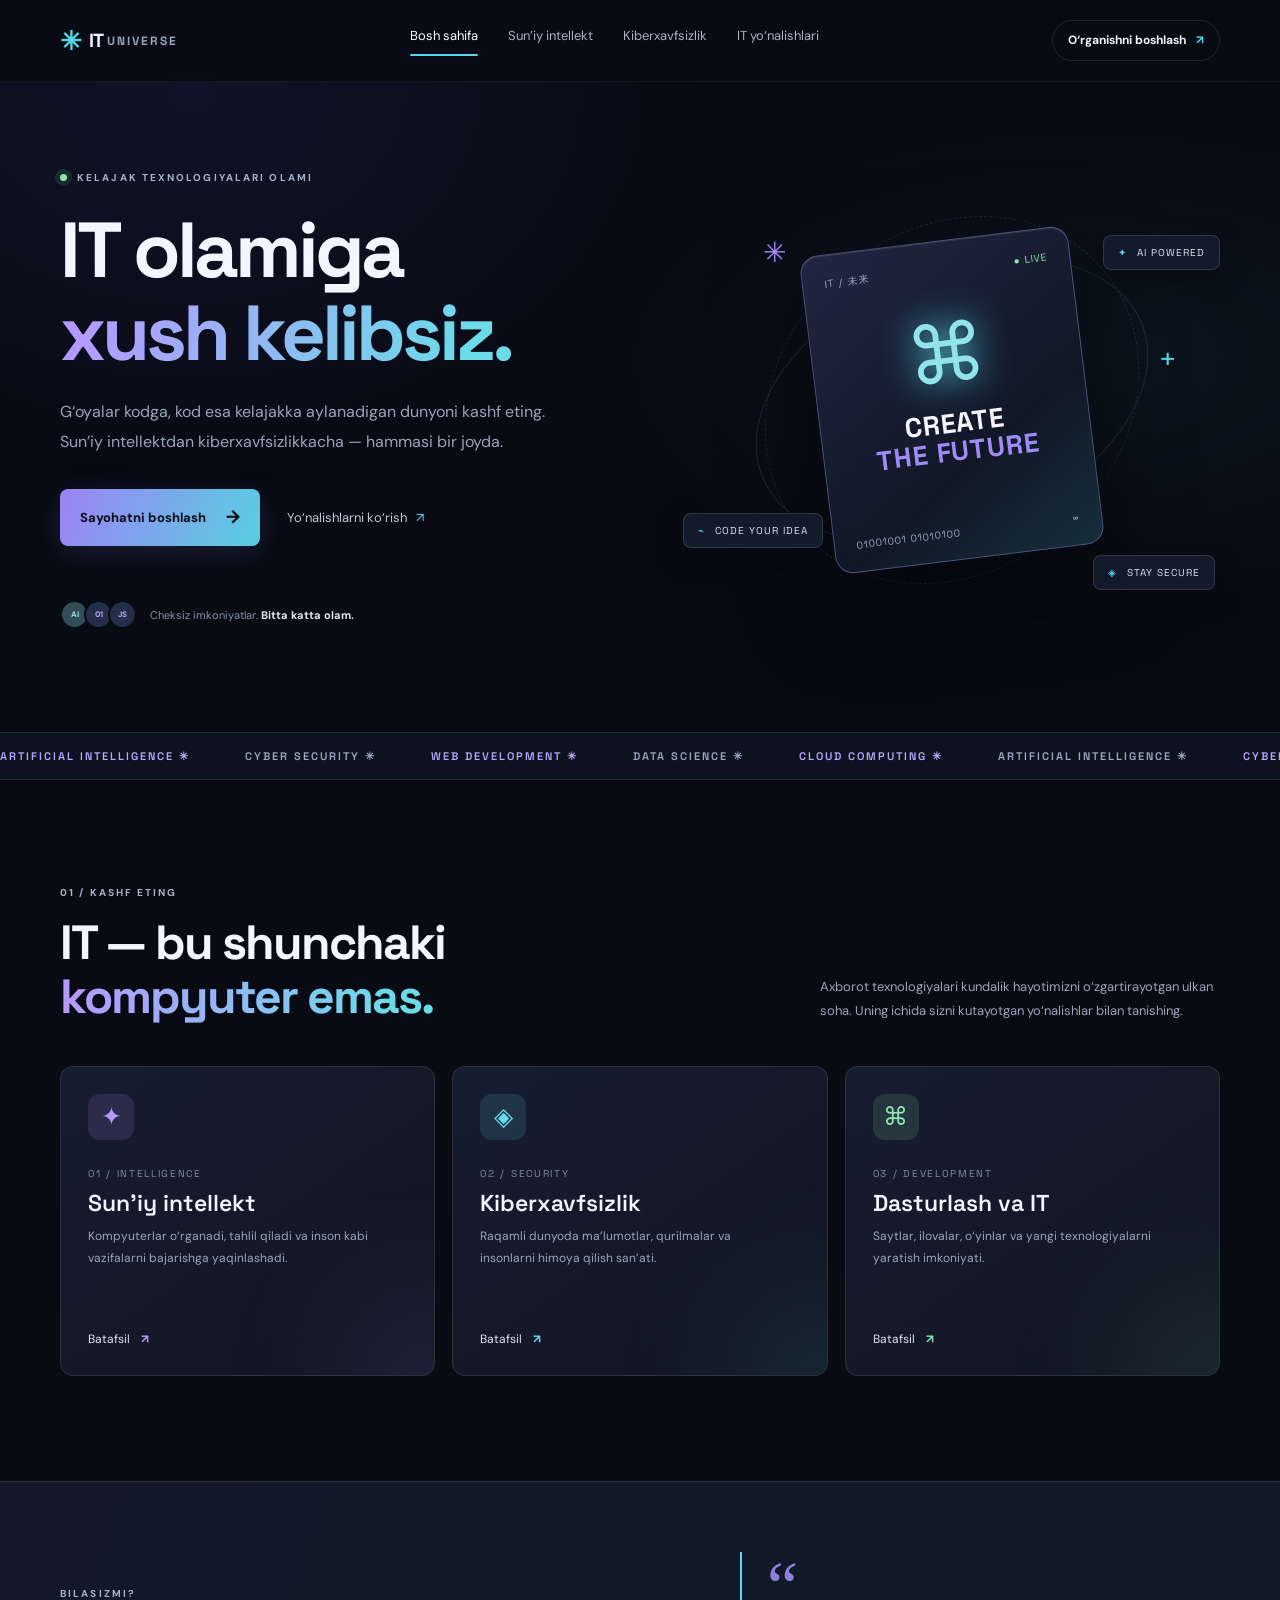
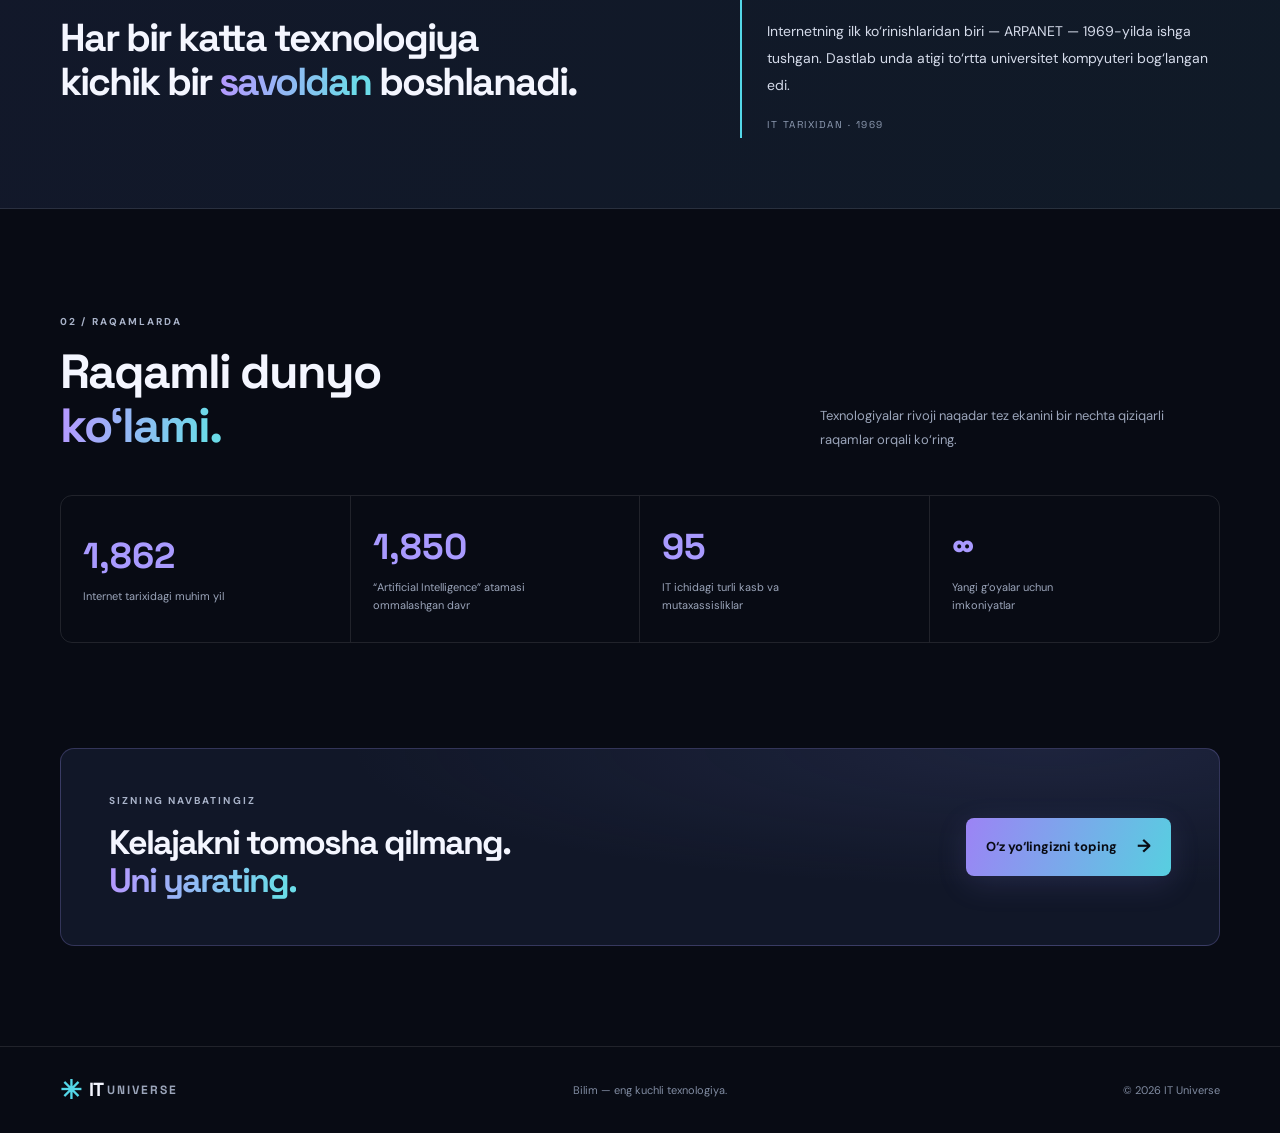
<file: index.html>
<!DOCTYPE html>
<html lang="uz">
<head>
  <meta charset="UTF-8"><meta name="viewport" content="width=device-width, initial-scale=1.0">
  <meta name="description" content="IT olamiga sayohat: sun'iy intellekt, kiberxavfsizlik, dasturlash va texnologiyalar.">
  <title>IT Universe — Kelajak shu yerdan boshlanadi</title>
  <link rel="preconnect" href="https://fonts.googleapis.com"><link rel="preconnect" href="https://fonts.gstatic.com" crossorigin>
  <link href="https://fonts.googleapis.com/css2?family=DM+Sans:wght@400;500;600;700&family=Space+Grotesk:wght@400;500;600;700&display=swap" rel="stylesheet">
  <link rel="stylesheet" href="css/style.css"><script defer src="js/main.js"></script>
</head>
<body>
  <div class="scroll-progress"></div>
  <header class="header"><nav class="nav container">
    <a class="logo" href="index.html"><span class="logo-mark">✳</span> IT<span>UNIVERSE</span></a>
    <button class="menu-toggle" aria-label="Menyuni ochish" aria-expanded="false"><i></i><i></i></button>
    <div class="nav-links"><a class="active" href="index.html">Bosh sahifa</a><a href="ai.html">Sun’iy intellekt</a><a href="cyber.html">Kiberxavfsizlik</a><a href="tech.html">IT yo‘nalishlari</a></div>
    <a class="nav-cta" href="#explore">O‘rganishni boshlash <span>↗</span></a>
  </nav></header>
  <main>
    <section class="hero container">
      <div class="hero-copy reveal">
        <div class="eyebrow"><span class="pulse"></span> KELAJAK TEXNOLOGIYALARI OLAMI</div>
        <h1>IT olamiga<br> <span class="gradient-text">xush kelibsiz.</span></h1>
        <p class="hero-lead">G‘oyalar kodga, kod esa kelajakka aylanadigan dunyoni kashf eting. Sun’iy intellektdan kiberxavfsizlikkacha — hammasi bir joyda.</p>
        <div class="hero-actions"><a class="btn btn-primary" href="#explore">Sayohatni boshlash <span>→</span></a><a class="text-link" href="tech.html">Yo‘nalishlarni ko‘rish <span>↗</span></a></div>
        <div class="hero-proof"><div class="avatar-stack"><b>AI</b><b>01</b><b>JS</b></div><span>Cheksiz imkoniyatlar.<strong> Bitta katta olam.</strong></span></div>
      </div>
      <div class="hero-art reveal">
        <div class="orbit orbit-one"></div><div class="orbit orbit-two"></div>
        <div class="core-card"><div class="core-top"><span>IT / 未来</span><span class="live-dot">● LIVE</span></div><div class="core-symbol">⌘</div><div class="core-title">CREATE<br><em>THE FUTURE</em></div><div class="core-bottom"><span>01001001 01010100</span><span>∞</span></div></div>
        <div class="float-chip chip-ai"><span>✦</span> AI POWERED</div><div class="float-chip chip-code"><span>⌁</span> CODE YOUR IDEA</div><div class="float-chip chip-sec"><span>◈</span> STAY SECURE</div>
        <div class="spark spark-a">✳</div><div class="spark spark-b">+</div>
      </div>
    </section>
    <section class="ticker"><div class="ticker-track"><span>ARTIFICIAL INTELLIGENCE ✳</span><span>CYBER SECURITY ✳</span><span>WEB DEVELOPMENT ✳</span><span>DATA SCIENCE ✳</span><span>CLOUD COMPUTING ✳</span><span>ARTIFICIAL INTELLIGENCE ✳</span><span>CYBER SECURITY ✳</span></div></section>
    <section class="section container" id="explore">
      <div class="section-head reveal"><div><div class="eyebrow">01 / KASHF ETING</div><h2>IT — bu shunchaki<br><span class="gradient-text">kompyuter emas.</span></h2></div><p>Axborot texnologiyalari kundalik hayotimizni o‘zgartirayotgan ulkan soha. Uning ichida sizni kutayotgan yo‘nalishlar bilan tanishing.</p></div>
      <div class="feature-grid">
        <a class="feature-card feature-purple reveal" href="ai.html"><div class="card-icon">✦</div><div class="card-number">01 / INTELLIGENCE</div><h3>Sun’iy intellekt</h3><p>Kompyuterlar o‘rganadi, tahlil qiladi va inson kabi vazifalarni bajarishga yaqinlashadi.</p><span class="card-arrow">Batafsil <b>↗</b></span><div class="card-orb"></div></a>
        <a class="feature-card feature-blue reveal" href="cyber.html"><div class="card-icon">◈</div><div class="card-number">02 / SECURITY</div><h3>Kiberxavfsizlik</h3><p>Raqamli dunyoda ma’lumotlar, qurilmalar va insonlarni himoya qilish san’ati.</p><span class="card-arrow">Batafsil <b>↗</b></span><div class="card-orb"></div></a>
        <a class="feature-card feature-green reveal" href="tech.html"><div class="card-icon">⌘</div><div class="card-number">03 / DEVELOPMENT</div><h3>Dasturlash va IT</h3><p>Saytlar, ilovalar, o‘yinlar va yangi texnologiyalarni yaratish imkoniyati.</p><span class="card-arrow">Batafsil <b>↗</b></span><div class="card-orb"></div></a>
      </div>
    </section>
    <section class="fact-band"><div class="container fact-inner reveal"><div><div class="eyebrow">BILASIZMI?</div><h2>Har bir katta texnologiya<br>kichik bir <span class="gradient-text">savoldan</span> boshlanadi.</h2></div><div class="fact-box"><span class="fact-mark">“</span><p>Internetning ilk ko‘rinishlaridan biri — ARPANET — 1969-yilda ishga tushgan. Dastlab unda atigi to‘rtta universitet kompyuteri bog‘langan edi.</p><small>IT TARIXIDAN · 1969</small></div></div></section>
    <section class="section container"><div class="section-head reveal"><div><div class="eyebrow">02 / RAQAMLARDA</div><h2>Raqamli dunyo<br><span class="gradient-text">ko‘lami.</span></h2></div><p>Texnologiyalar rivoji naqadar tez ekanini bir nechta qiziqarli raqamlar orqali ko‘ring.</p></div>
      <div class="stats-grid"><div class="stat reveal"><strong data-count="1969">0</strong><span>Internet tarixidagi muhim yil</span></div><div class="stat reveal"><strong data-count="1956">0</strong><span>“Artificial Intelligence” atamasi ommalashgan davr</span></div><div class="stat reveal"><strong data-count="100">0</strong><span>IT ichidagi turli kasb va mutaxassisliklar</span></div><div class="stat reveal"><strong>∞</strong><span>Yangi g‘oyalar uchun imkoniyatlar</span></div></div>
    </section>
    <section class="bottom-cta container reveal"><div><div class="eyebrow">SIZNING NAVBATINGIZ</div><h2>Kelajakni tomosha qilmang.<br><span class="gradient-text">Uni yarating.</span></h2></div><a class="btn btn-primary" href="tech.html">O‘z yo‘lingizni toping <span>→</span></a></section>
  </main>
  <footer class="footer"><div class="container footer-inner"><a class="logo" href="index.html"><span class="logo-mark">✳</span> IT<span>UNIVERSE</span></a><p>Bilim — eng kuchli texnologiya.</p><span>© 2026 IT Universe</span></div></footer>
</body></html>
</file>
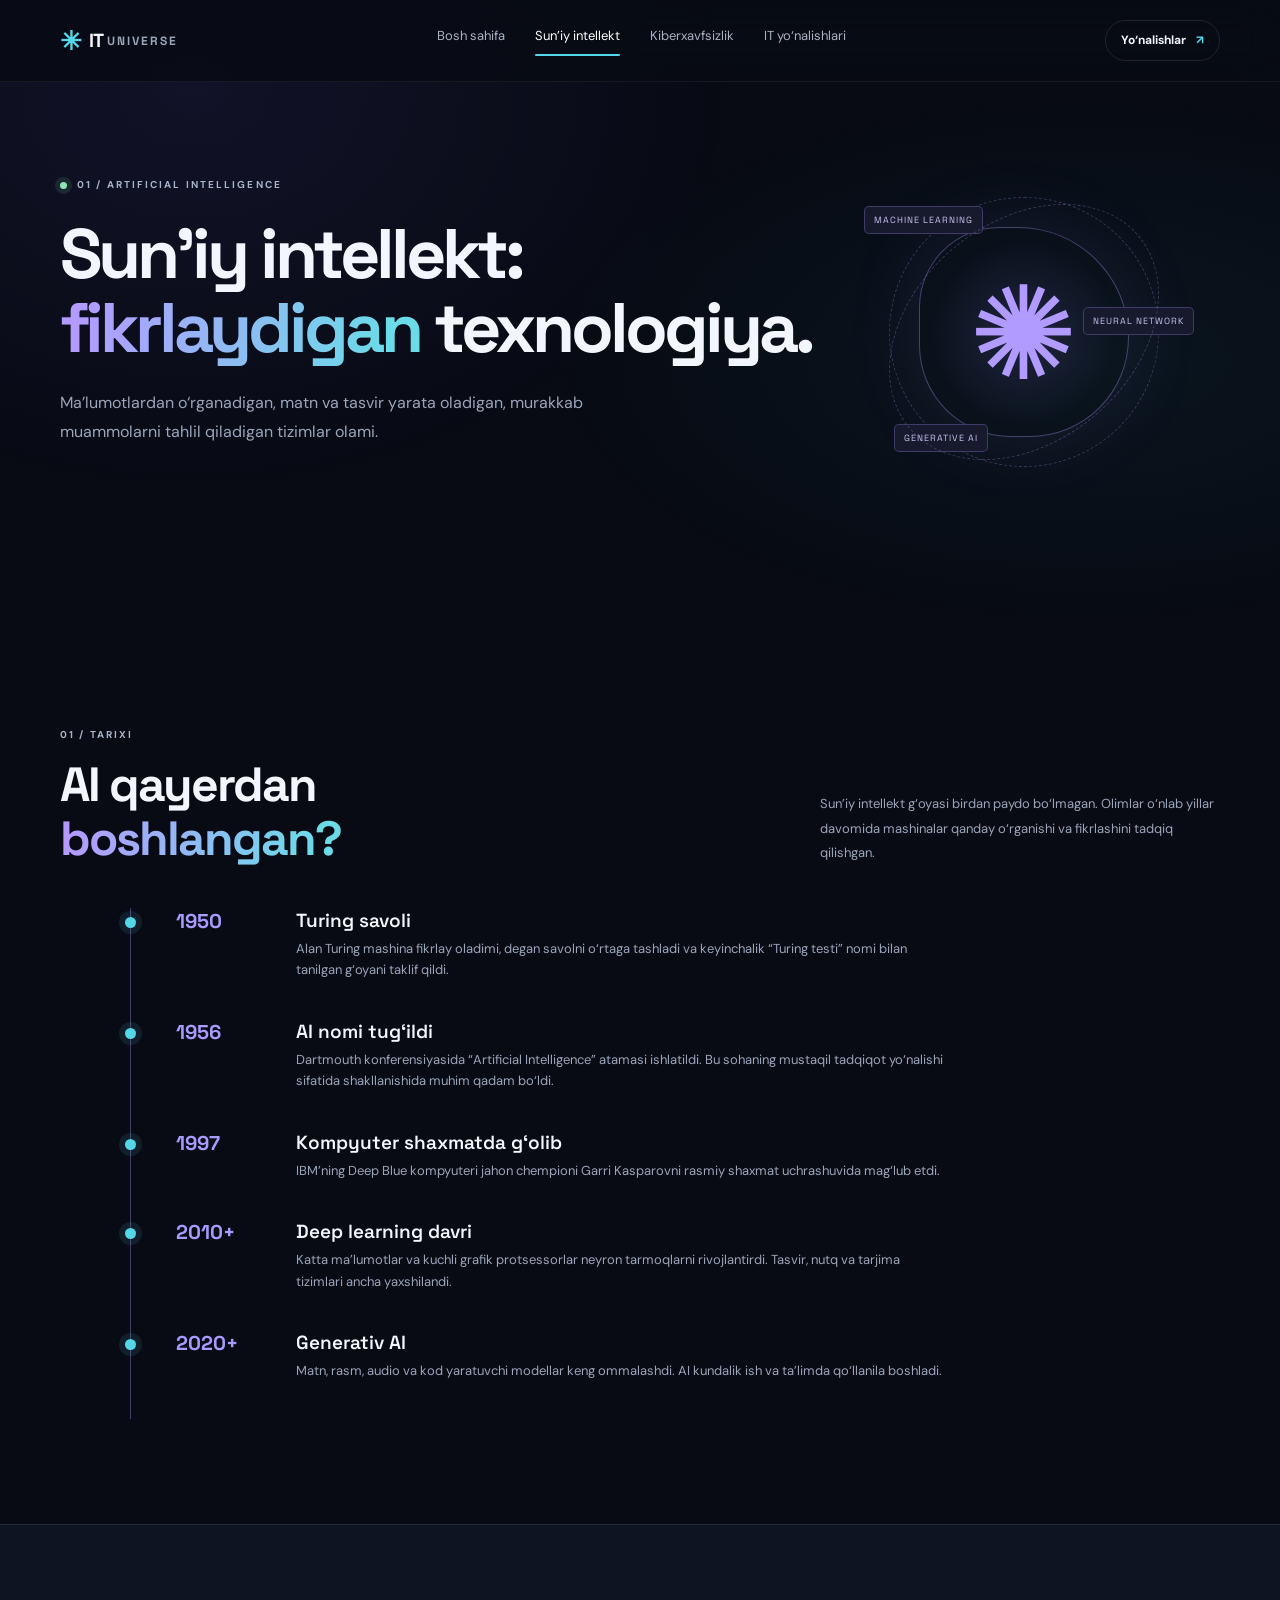
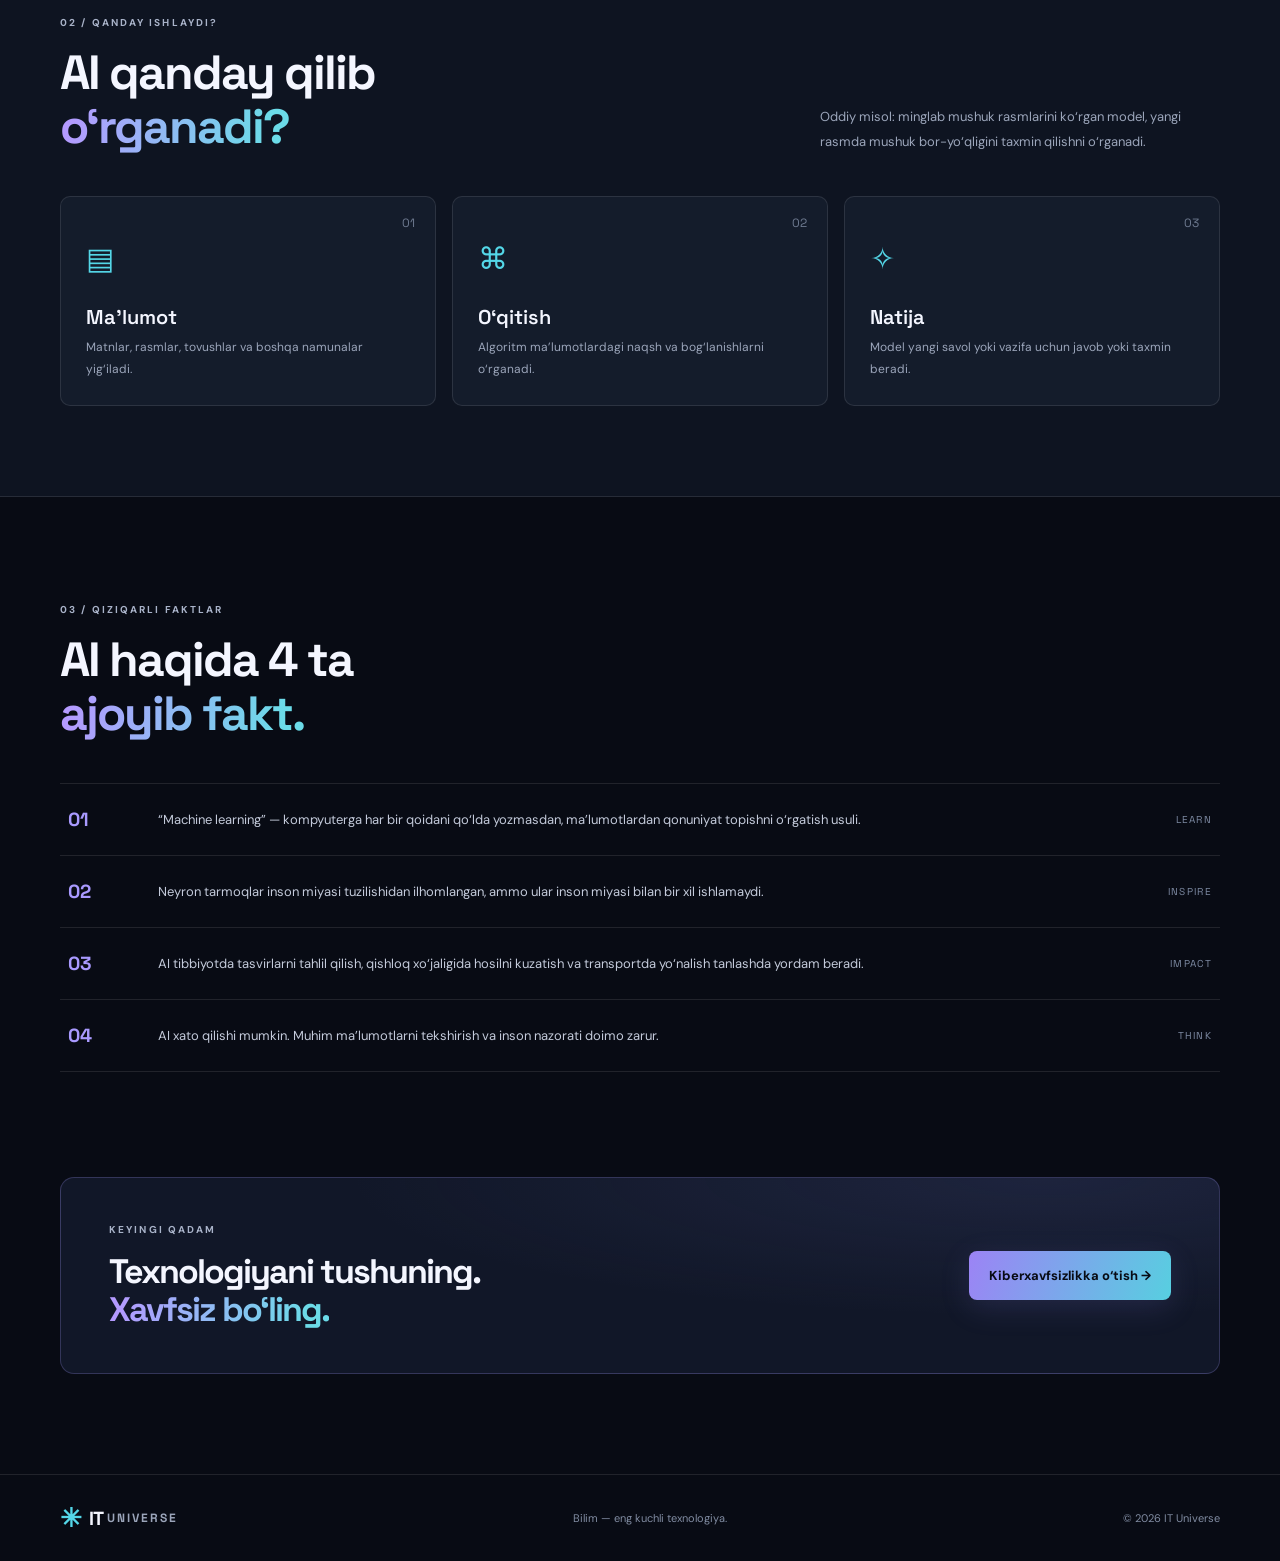
<file: ai.html>
<!DOCTYPE html>
<html lang="uz"><head><meta charset="UTF-8"><meta name="viewport" content="width=device-width, initial-scale=1.0"><title>Sun’iy intellekt — IT Universe</title><link rel="preconnect" href="https://fonts.googleapis.com"><link href="https://fonts.googleapis.com/css2?family=DM+Sans:wght@400;500;600;700&family=Space+Grotesk:wght@400;500;600;700&display=swap" rel="stylesheet"><link rel="stylesheet" href="css/style.css"><script defer src="js/main.js"></script></head>
<body><div class="scroll-progress"></div><header class="header"><nav class="nav container"><a class="logo" href="index.html"><span class="logo-mark">✳</span> IT<span>UNIVERSE</span></a><button class="menu-toggle" aria-label="Menyuni ochish" aria-expanded="false"><i></i><i></i></button><div class="nav-links"><a href="index.html">Bosh sahifa</a><a class="active" href="ai.html">Sun’iy intellekt</a><a href="cyber.html">Kiberxavfsizlik</a><a href="tech.html">IT yo‘nalishlari</a></div><a class="nav-cta" href="tech.html">Yo‘nalishlar <span>↗</span></a></nav></header>
<main><section class="subhero container"><div class="eyebrow"><span class="pulse"></span> 01 / ARTIFICIAL INTELLIGENCE</div><h1>Sun’iy intellekt:<br><span class="gradient-text">fikrlaydigan</span> texnologiya.</h1><p class="hero-lead">Ma’lumotlardan o‘rganadigan, matn va tasvir yarata oladigan, murakkab muammolarni tahlil qiladigan tizimlar olami.</p><div class="subhero-art ai-art"><div class="ai-brain">✺</div><span class="ai-label label-one">MACHINE LEARNING</span><span class="ai-label label-two">NEURAL NETWORK</span><span class="ai-label label-three">GENERATIVE AI</span></div></section>
<section class="section container"><div class="section-head reveal"><div><div class="eyebrow">01 / TARIXI</div><h2>AI qayerdan<br><span class="gradient-text">boshlangan?</span></h2></div><p>Sun’iy intellekt g‘oyasi birdan paydo bo‘lmagan. Olimlar o‘nlab yillar davomida mashinalar qanday o‘rganishi va fikrlashini tadqiq qilishgan.</p></div>
<div class="timeline"><article class="timeline-item reveal"><b>1950</b><div><h3>Turing savoli</h3><p>Alan Turing mashina fikrlay oladimi, degan savolni o‘rtaga tashladi va keyinchalik “Turing testi” nomi bilan tanilgan g‘oyani taklif qildi.</p></div></article><article class="timeline-item reveal"><b>1956</b><div><h3>AI nomi tug‘ildi</h3><p>Dartmouth konferensiyasida “Artificial Intelligence” atamasi ishlatildi. Bu sohaning mustaqil tadqiqot yo‘nalishi sifatida shakllanishida muhim qadam bo‘ldi.</p></div></article><article class="timeline-item reveal"><b>1997</b><div><h3>Kompyuter shaxmatda g‘olib</h3><p>IBM’ning Deep Blue kompyuteri jahon chempioni Garri Kasparovni rasmiy shaxmat uchrashuvida mag‘lub etdi.</p></div></article><article class="timeline-item reveal"><b>2010+</b><div><h3>Deep learning davri</h3><p>Katta ma’lumotlar va kuchli grafik protsessorlar neyron tarmoqlarni rivojlantirdi. Tasvir, nutq va tarjima tizimlari ancha yaxshilandi.</p></div></article><article class="timeline-item reveal"><b>2020+</b><div><h3>Generativ AI</h3><p>Matn, rasm, audio va kod yaratuvchi modellar keng ommalashdi. AI kundalik ish va ta’limda qo‘llanila boshladi.</p></div></article></div></section>
<section class="dark-section"><div class="container"><div class="section-head reveal"><div><div class="eyebrow">02 / QANDAY ISHLAYDI?</div><h2>AI qanday qilib<br><span class="gradient-text">o‘rganadi?</span></h2></div><p>Oddiy misol: minglab mushuk rasmlarini ko‘rgan model, yangi rasmda mushuk bor-yo‘qligini taxmin qilishni o‘rganadi.</p></div><div class="process-grid"><div class="process-card reveal"><span>01</span><div class="process-icon">▤</div><h3>Ma’lumot</h3><p>Matnlar, rasmlar, tovushlar va boshqa namunalar yig‘iladi.</p></div><div class="process-card reveal"><span>02</span><div class="process-icon">⌘</div><h3>O‘qitish</h3><p>Algoritm ma’lumotlardagi naqsh va bog‘lanishlarni o‘rganadi.</p></div><div class="process-card reveal"><span>03</span><div class="process-icon">✧</div><h3>Natija</h3><p>Model yangi savol yoki vazifa uchun javob yoki taxmin beradi.</p></div></div></div></section>
<section class="section container"><div class="section-head reveal"><div><div class="eyebrow">03 / QIZIQARLI FAKTLAR</div><h2>AI haqida 4 ta<br><span class="gradient-text">ajoyib fakt.</span></h2></div></div><div class="fact-list"><div class="fact-row reveal"><b>01</b><p>“Machine learning” — kompyuterga har bir qoidani qo‘lda yozmasdan, ma’lumotlardan qonuniyat topishni o‘rgatish usuli.</p><span>LEARN</span></div><div class="fact-row reveal"><b>02</b><p>Neyron tarmoqlar inson miyasi tuzilishidan ilhomlangan, ammo ular inson miyasi bilan bir xil ishlamaydi.</p><span>INSPIRE</span></div><div class="fact-row reveal"><b>03</b><p>AI tibbiyotda tasvirlarni tahlil qilish, qishloq xo‘jaligida hosilni kuzatish va transportda yo‘nalish tanlashda yordam beradi.</p><span>IMPACT</span></div><div class="fact-row reveal"><b>04</b><p>AI xato qilishi mumkin. Muhim ma’lumotlarni tekshirish va inson nazorati doimo zarur.</p><span>THINK</span></div></div></section>
<section class="bottom-cta container reveal"><div><div class="eyebrow">KEYINGI QADAM</div><h2>Texnologiyani tushuning.<br><span class="gradient-text">Xavfsiz bo‘ling.</span></h2></div><a class="btn btn-primary" href="cyber.html">Kiberxavfsizlikka o‘tish →</a></section></main>
<footer class="footer"><div class="container footer-inner"><a class="logo" href="index.html"><span class="logo-mark">✳</span> IT<span>UNIVERSE</span></a><p>Bilim — eng kuchli texnologiya.</p><span>© 2026 IT Universe</span></div></footer></body></html>
</file>
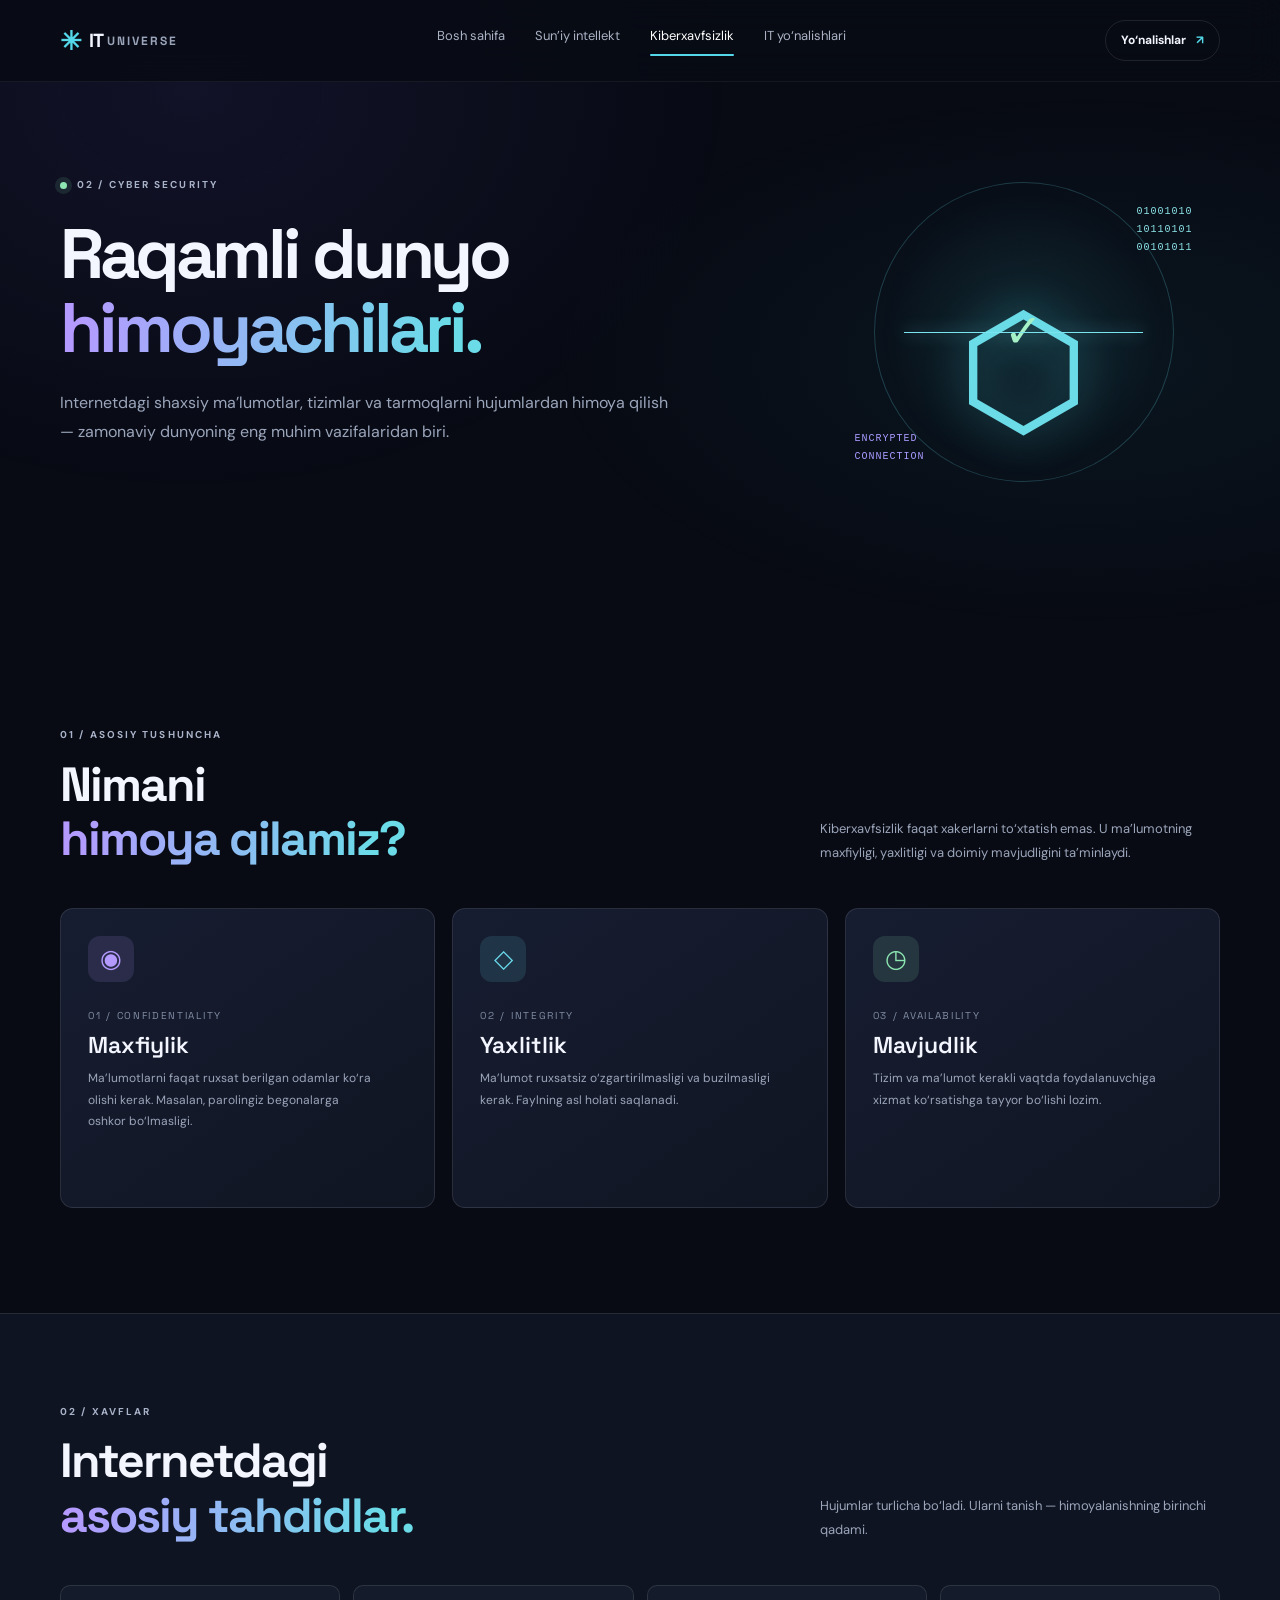
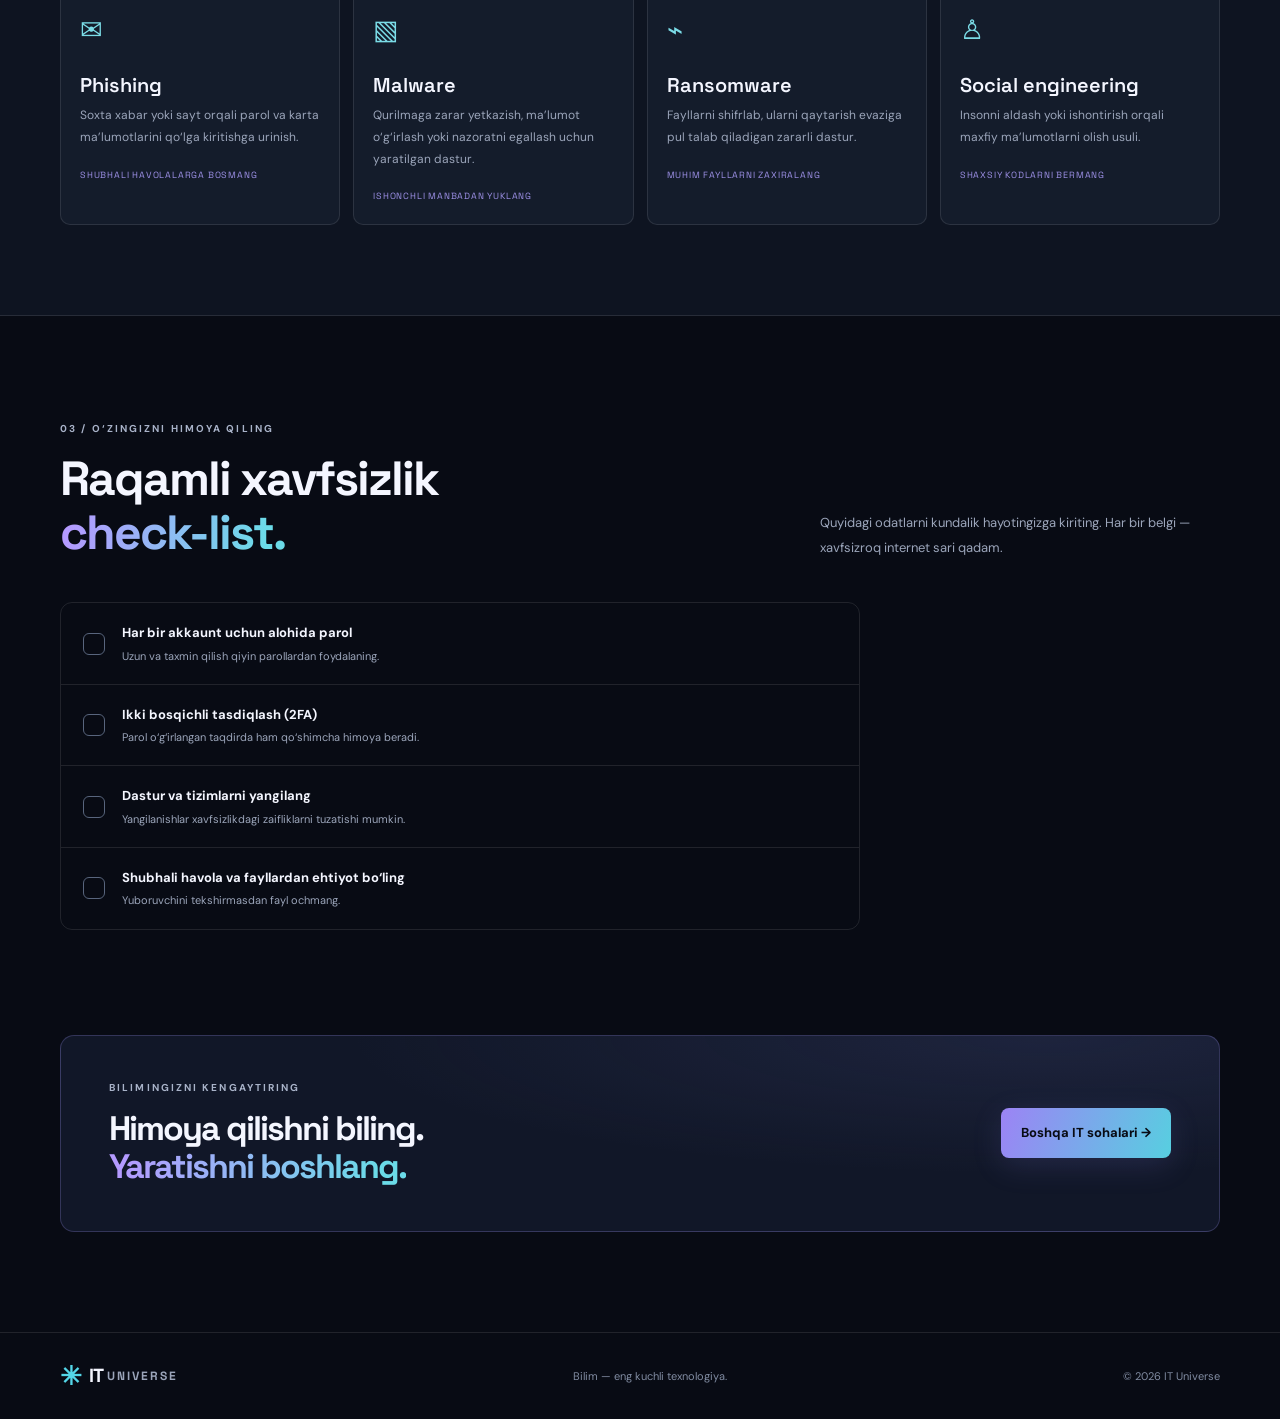
<file: cyber.html>
<!DOCTYPE html>
<html lang="uz"><head><meta charset="UTF-8"><meta name="viewport" content="width=device-width, initial-scale=1.0"><title>Kiberxavfsizlik — IT Universe</title><link rel="preconnect" href="https://fonts.googleapis.com"><link href="https://fonts.googleapis.com/css2?family=DM+Sans:wght@400;500;600;700&family=Space+Grotesk:wght@400;500;600;700&display=swap" rel="stylesheet"><link rel="stylesheet" href="css/style.css"><script defer src="js/main.js"></script></head>
<body><div class="scroll-progress"></div><header class="header"><nav class="nav container"><a class="logo" href="index.html"><span class="logo-mark">✳</span> IT<span>UNIVERSE</span></a><button class="menu-toggle" aria-label="Menyuni ochish" aria-expanded="false"><i></i><i></i></button><div class="nav-links"><a href="index.html">Bosh sahifa</a><a href="ai.html">Sun’iy intellekt</a><a class="active" href="cyber.html">Kiberxavfsizlik</a><a href="tech.html">IT yo‘nalishlari</a></div><a class="nav-cta" href="tech.html">Yo‘nalishlar <span>↗</span></a></nav></header>
<main><section class="subhero container"><div class="eyebrow"><span class="pulse"></span> 02 / CYBER SECURITY</div><h1>Raqamli dunyo<br><span class="gradient-text">himoyachilari.</span></h1><p class="hero-lead">Internetdagi shaxsiy ma’lumotlar, tizimlar va tarmoqlarni hujumlardan himoya qilish — zamonaviy dunyoning eng muhim vazifalaridan biri.</p><div class="subhero-art cyber-art"><div class="shield">⬡<span>✓</span></div><span class="scan-line"></span><span class="cyber-code code-a">01001010<br>10110101<br>00101011</span><span class="cyber-code code-b">ENCRYPTED<br>CONNECTION</span></div></section>
<section class="section container"><div class="section-head reveal"><div><div class="eyebrow">01 / ASOSIY TUSHUNCHA</div><h2>Nimani<br><span class="gradient-text">himoya qilamiz?</span></h2></div><p>Kiberxavfsizlik faqat xakerlarni to‘xtatish emas. U ma’lumotning maxfiyligi, yaxlitligi va doimiy mavjudligini ta’minlaydi.</p></div><div class="feature-grid security-grid"><article class="feature-card feature-purple reveal"><div class="card-icon">◉</div><div class="card-number">01 / CONFIDENTIALITY</div><h3>Maxfiylik</h3><p>Ma’lumotlarni faqat ruxsat berilgan odamlar ko‘ra olishi kerak. Masalan, parolingiz begonalarga oshkor bo‘lmasligi.</p></article><article class="feature-card feature-blue reveal"><div class="card-icon">◇</div><div class="card-number">02 / INTEGRITY</div><h3>Yaxlitlik</h3><p>Ma’lumot ruxsatsiz o‘zgartirilmasligi va buzilmasligi kerak. Faylning asl holati saqlanadi.</p></article><article class="feature-card feature-green reveal"><div class="card-icon">◷</div><div class="card-number">03 / AVAILABILITY</div><h3>Mavjudlik</h3><p>Tizim va ma’lumot kerakli vaqtda foydalanuvchiga xizmat ko‘rsatishga tayyor bo‘lishi lozim.</p></article></div></section>
<section class="dark-section"><div class="container"><div class="section-head reveal"><div><div class="eyebrow">02 / XAVFLAR</div><h2>Internetdagi<br><span class="gradient-text">asosiy tahdidlar.</span></h2></div><p>Hujumlar turlicha bo‘ladi. Ularni tanish — himoyalanishning birinchi qadami.</p></div><div class="threat-grid"><article class="threat reveal"><span class="threat-icon">✉</span><h3>Phishing</h3><p>Soxta xabar yoki sayt orqali parol va karta ma’lumotlarini qo‘lga kiritishga urinish.</p><small>SHUBHALI HAVOLALARGA BOSMANG</small></article><article class="threat reveal"><span class="threat-icon">▧</span><h3>Malware</h3><p>Qurilmaga zarar yetkazish, ma’lumot o‘g‘irlash yoki nazoratni egallash uchun yaratilgan dastur.</p><small>ISHONCHLI MANBADAN YUKLANG</small></article><article class="threat reveal"><span class="threat-icon">⌁</span><h3>Ransomware</h3><p>Fayllarni shifrlab, ularni qaytarish evaziga pul talab qiladigan zararli dastur.</p><small>MUHIM FAYLLARNI ZAXIRALANG</small></article><article class="threat reveal"><span class="threat-icon">♙</span><h3>Social engineering</h3><p>Insonni aldash yoki ishontirish orqali maxfiy ma’lumotlarni olish usuli.</p><small>SHAXSIY KODLARNI BERMANG</small></article></div></div></section>
<section class="section container"><div class="section-head reveal"><div><div class="eyebrow">03 / O‘ZINGIZNI HIMOYA QILING</div><h2>Raqamli xavfsizlik<br><span class="gradient-text">check-list.</span></h2></div><p>Quyidagi odatlarni kundalik hayotingizga kiriting. Har bir belgi — xavfsizroq internet sari qadam.</p></div><div class="checklist reveal"><label><input type="checkbox"><span class="fake-check">✓</span><span><strong>Har bir akkaunt uchun alohida parol</strong><small>Uzun va taxmin qilish qiyin parollardan foydalaning.</small></span></label><label><input type="checkbox"><span class="fake-check">✓</span><span><strong>Ikki bosqichli tasdiqlash (2FA)</strong><small>Parol o‘g‘irlangan taqdirda ham qo‘shimcha himoya beradi.</small></span></label><label><input type="checkbox"><span class="fake-check">✓</span><span><strong>Dastur va tizimlarni yangilang</strong><small>Yangilanishlar xavfsizlikdagi zaifliklarni tuzatishi mumkin.</small></span></label><label><input type="checkbox"><span class="fake-check">✓</span><span><strong>Shubhali havola va fayllardan ehtiyot bo‘ling</strong><small>Yuboruvchini tekshirmasdan fayl ochmang.</small></span></label></div></section>
<section class="bottom-cta container reveal"><div><div class="eyebrow">BILIMINGIZNI KENGAYTIRING</div><h2>Himoya qilishni biling.<br><span class="gradient-text">Yaratishni boshlang.</span></h2></div><a class="btn btn-primary" href="tech.html">Boshqa IT sohalari →</a></section></main>
<footer class="footer"><div class="container footer-inner"><a class="logo" href="index.html"><span class="logo-mark">✳</span> IT<span>UNIVERSE</span></a><p>Bilim — eng kuchli texnologiya.</p><span>© 2026 IT Universe</span></div></footer></body></html>
</file>
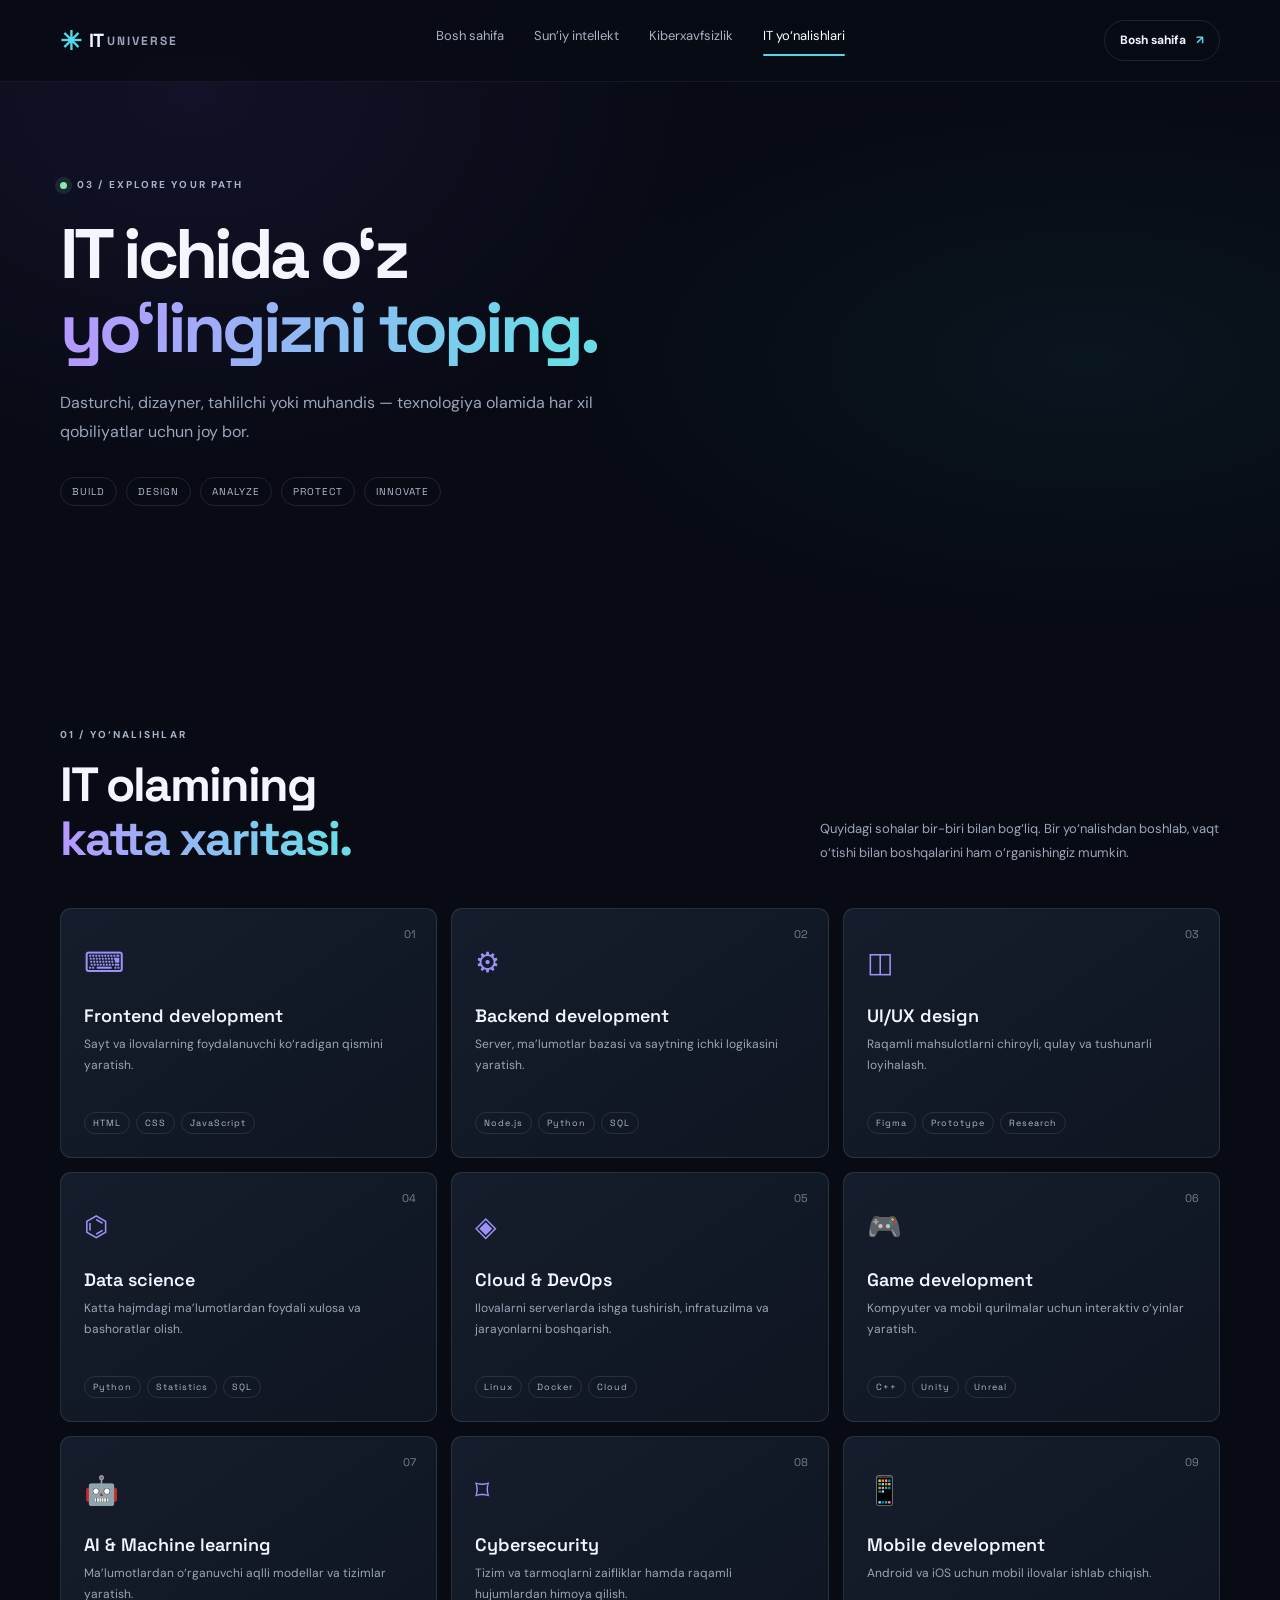
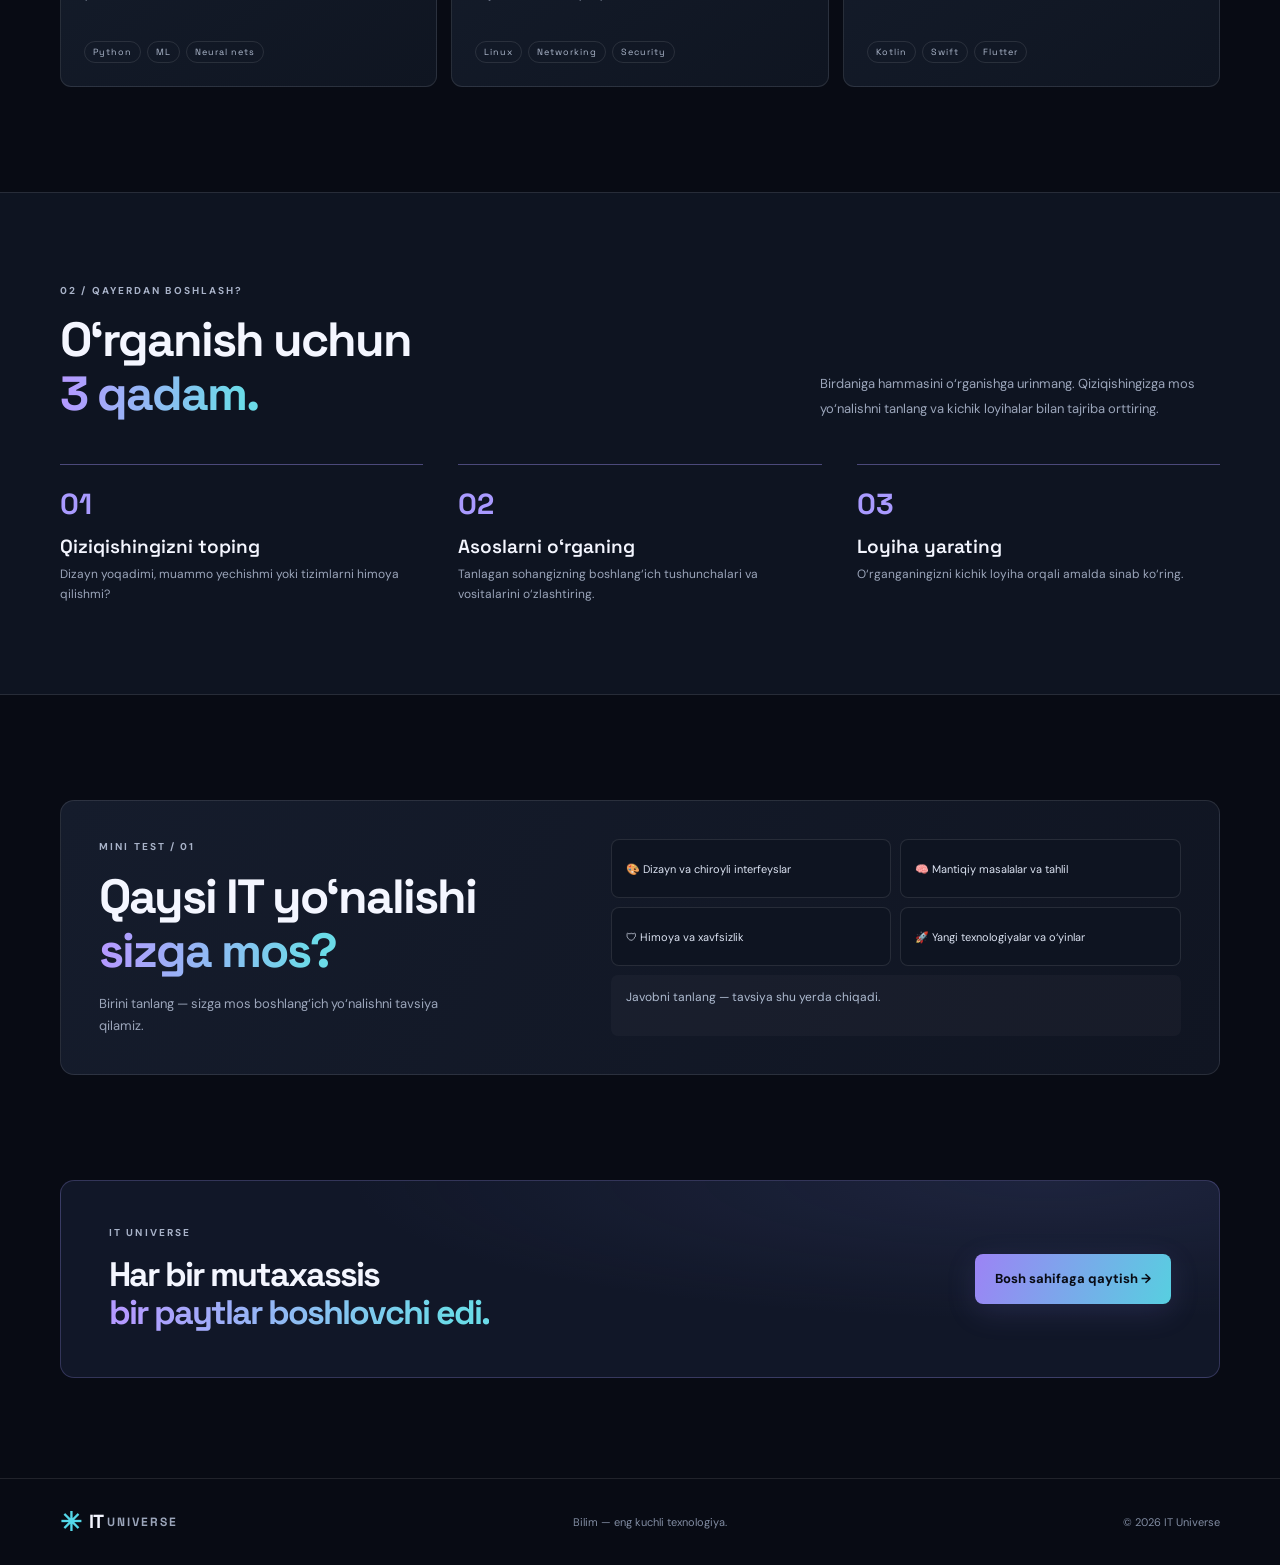
<file: tech.html>
<!DOCTYPE html>
<html lang="uz"><head><meta charset="UTF-8"><meta name="viewport" content="width=device-width, initial-scale=1.0"><title>IT yo‘nalishlari — IT Universe</title><link rel="preconnect" href="https://fonts.googleapis.com"><link href="https://fonts.googleapis.com/css2?family=DM+Sans:wght@400;500;600;700&family=Space+Grotesk:wght@400;500;600;700&display=swap" rel="stylesheet"><link rel="stylesheet" href="css/style.css"><script defer src="js/main.js"></script></head>
<body><div class="scroll-progress"></div><header class="header"><nav class="nav container"><a class="logo" href="index.html"><span class="logo-mark">✳</span> IT<span>UNIVERSE</span></a><button class="menu-toggle" aria-label="Menyuni ochish" aria-expanded="false"><i></i><i></i></button><div class="nav-links"><a href="index.html">Bosh sahifa</a><a href="ai.html">Sun’iy intellekt</a><a href="cyber.html">Kiberxavfsizlik</a><a class="active" href="tech.html">IT yo‘nalishlari</a></div><a class="nav-cta" href="index.html">Bosh sahifa <span>↗</span></a></nav></header>
<main><section class="subhero container"><div class="eyebrow"><span class="pulse"></span> 03 / EXPLORE YOUR PATH</div><h1>IT ichida o‘z<br><span class="gradient-text">yo‘lingizni toping.</span></h1><p class="hero-lead">Dasturchi, dizayner, tahlilchi yoki muhandis — texnologiya olamida har xil qobiliyatlar uchun joy bor.</p><div class="path-pills"><span>BUILD</span><span>DESIGN</span><span>ANALYZE</span><span>PROTECT</span><span>INNOVATE</span></div></section>
<section class="section container"><div class="section-head reveal"><div><div class="eyebrow">01 / YO‘NALISHLAR</div><h2>IT olamining<br><span class="gradient-text">katta xaritasi.</span></h2></div><p>Quyidagi sohalar bir-biri bilan bog‘liq. Bir yo‘nalishdan boshlab, vaqt o‘tishi bilan boshqalarini ham o‘rganishingiz mumkin.</p></div><div class="career-grid">
<article class="career-card reveal"><span class="career-no">01</span><div class="career-icon">⌨</div><h3>Frontend development</h3><p>Sayt va ilovalarning foydalanuvchi ko‘radigan qismini yaratish.</p><div class="tags"><i>HTML</i><i>CSS</i><i>JavaScript</i></div></article>
<article class="career-card reveal"><span class="career-no">02</span><div class="career-icon">⚙</div><h3>Backend development</h3><p>Server, ma’lumotlar bazasi va saytning ichki logikasini yaratish.</p><div class="tags"><i>Node.js</i><i>Python</i><i>SQL</i></div></article>
<article class="career-card reveal"><span class="career-no">03</span><div class="career-icon">◫</div><h3>UI/UX design</h3><p>Raqamli mahsulotlarni chiroyli, qulay va tushunarli loyihalash.</p><div class="tags"><i>Figma</i><i>Prototype</i><i>Research</i></div></article>
<article class="career-card reveal"><span class="career-no">04</span><div class="career-icon">⌬</div><h3>Data science</h3><p>Katta hajmdagi ma’lumotlardan foydali xulosa va bashoratlar olish.</p><div class="tags"><i>Python</i><i>Statistics</i><i>SQL</i></div></article>
<article class="career-card reveal"><span class="career-no">05</span><div class="career-icon">◈</div><h3>Cloud & DevOps</h3><p>Ilovalarni serverlarda ishga tushirish, infratuzilma va jarayonlarni boshqarish.</p><div class="tags"><i>Linux</i><i>Docker</i><i>Cloud</i></div></article>
<article class="career-card reveal"><span class="career-no">06</span><div class="career-icon">🎮</div><h3>Game development</h3><p>Kompyuter va mobil qurilmalar uchun interaktiv o‘yinlar yaratish.</p><div class="tags"><i>C++</i><i>Unity</i><i>Unreal</i></div></article>
<article class="career-card reveal"><span class="career-no">07</span><div class="career-icon">🤖</div><h3>AI & Machine learning</h3><p>Ma’lumotlardan o‘rganuvchi aqlli modellar va tizimlar yaratish.</p><div class="tags"><i>Python</i><i>ML</i><i>Neural nets</i></div></article>
<article class="career-card reveal"><span class="career-no">08</span><div class="career-icon">⌑</div><h3>Cybersecurity</h3><p>Tizim va tarmoqlarni zaifliklar hamda raqamli hujumlardan himoya qilish.</p><div class="tags"><i>Linux</i><i>Networking</i><i>Security</i></div></article>
<article class="career-card reveal"><span class="career-no">09</span><div class="career-icon">📱</div><h3>Mobile development</h3><p>Android va iOS uchun mobil ilovalar ishlab chiqish.</p><div class="tags"><i>Kotlin</i><i>Swift</i><i>Flutter</i></div></article></div></section>
<section class="dark-section"><div class="container"><div class="section-head reveal"><div><div class="eyebrow">02 / QAYERDAN BOSHLASH?</div><h2>O‘rganish uchun<br><span class="gradient-text">3 qadam.</span></h2></div><p>Birdaniga hammasini o‘rganishga urinmang. Qiziqishingizga mos yo‘nalishni tanlang va kichik loyihalar bilan tajriba orttiring.</p></div><div class="steps"><div class="step reveal"><b>01</b><h3>Qiziqishingizni toping</h3><p>Dizayn yoqadimi, muammo yechishmi yoki tizimlarni himoya qilishmi?</p></div><div class="step reveal"><b>02</b><h3>Asoslarni o‘rganing</h3><p>Tanlagan sohangizning boshlang‘ich tushunchalari va vositalarini o‘zlashtiring.</p></div><div class="step reveal"><b>03</b><h3>Loyiha yarating</h3><p>O‘rganganingizni kichik loyiha orqali amalda sinab ko‘ring.</p></div></div></div></section>
<section class="section container"><div class="quiz-card reveal"><div><div class="eyebrow">MINI TEST / 01</div><h2>Qaysi IT yo‘nalishi<br><span class="gradient-text">sizga mos?</span></h2><p>Birini tanlang — sizga mos boshlang‘ich yo‘nalishni tavsiya qilamiz.</p></div><div class="quiz-options"><button data-result="Frontend yoki UI/UX dizayn: ko‘rinish, interfeys va foydalanuvchi tajribasini yaratishdan boshlang.">🎨 Dizayn va chiroyli interfeyslar</button><button data-result="Backend yoki Data Science: mantiq, algoritm va ma’lumotlar bilan ishlashni o‘rganing.">🧠 Mantiqiy masalalar va tahlil</button><button data-result="Cybersecurity: tarmoqlar, Linux va xavfsizlik asoslarini o‘rganing.">🛡 Himoya va xavfsizlik</button><button data-result="Game Development yoki AI: C++, Python va matematika asoslarini sinab ko‘ring.">🚀 Yangi texnologiyalar va o‘yinlar</button><div class="quiz-result" aria-live="polite">Javobni tanlang — tavsiya shu yerda chiqadi.</div></div></div></section>
<section class="bottom-cta container reveal"><div><div class="eyebrow">IT UNIVERSE</div><h2>Har bir mutaxassis<br><span class="gradient-text">bir paytlar boshlovchi edi.</span></h2></div><a class="btn btn-primary" href="index.html">Bosh sahifaga qaytish →</a></section></main>
<footer class="footer"><div class="container footer-inner"><a class="logo" href="index.html"><span class="logo-mark">✳</span> IT<span>UNIVERSE</span></a><p>Bilim — eng kuchli texnologiya.</p><span>© 2026 IT Universe</span></div></footer></body></html>
</file>
<file: css/style.css>
@import url('https://fonts.googleapis.com/css2?family=DM+Sans:wght@400;500;600;700&family=Space+Grotesk:wght@400;500;600;700&display=swap');
:root{--bg:#080b14;--panel:#101522;--panel2:#141b2b;--text:#f4f6ff;--muted:#9ba5ba;--line:rgba(255,255,255,.1);--purple:#a78bfa;--cyan:#54d7e8;--green:#8de6b1;--font:'DM Sans',sans-serif;--display:'Space Grotesk',sans-serif}
*{box-sizing:border-box;margin:0;padding:0}html{scroll-behavior:smooth;scroll-padding-top:90px}body{background:var(--bg);color:var(--text);font-family:var(--font);line-height:1.65;overflow-x:hidden}body:before{content:"";position:fixed;inset:0;pointer-events:none;z-index:-1;background:radial-gradient(ellipse at 15% 10%,rgba(91,72,190,.12),transparent 35%),radial-gradient(ellipse at 85% 40%,rgba(38,147,169,.08),transparent 35%)}a{color:inherit;text-decoration:none;cursor:pointer}button{font:inherit;cursor:pointer}.container{width:min(1160px,calc(100% - 48px));margin-inline:auto}.scroll-progress{height:3px;width:0;position:fixed;top:0;left:0;z-index:1000;background:linear-gradient(90deg,var(--purple),var(--cyan))}
.header{height:82px;position:sticky;top:0;z-index:100;background:rgba(8,11,20,.82);backdrop-filter:blur(18px);border-bottom:1px solid rgba(255,255,255,.06)}.nav{height:100%;display:flex;align-items:center;justify-content:space-between;gap:25px}.logo{font:700 19px var(--display);letter-spacing:-.8px;display:flex;align-items:center;gap:8px}.logo>span:last-child{color:#9ba5ba;font-size:12px;letter-spacing:2px;margin-left:-5px}.logo-mark{color:var(--cyan);font-size:26px}.nav-links{display:flex;gap:30px}.nav-links a{font-size:13px;color:#aab2c4;transition:.25s}.nav-links a:hover,.nav-links a.active{color:white}.nav-links a.active:after{content:"";display:block;height:2px;background:var(--cyan);margin-top:7px;border-radius:5px}.nav-cta{font-size:12px;font-weight:700;border:1px solid var(--line);padding:10px 15px;border-radius:30px;transition:.25s}.nav-cta span{color:var(--cyan);margin-left:7px}.nav-cta:hover{background:white;color:#080b14;transform:translateY(-2px)}.menu-toggle{display:none;background:none;border:0}
.hero{min-height:650px;display:grid;grid-template-columns:1.05fr .95fr;align-items:center;gap:30px;padding-block:80px 95px}.eyebrow{font-size:10px;letter-spacing:2.1px;font-weight:700;color:#a9b3c9;display:flex;align-items:center;gap:10px}.pulse{width:7px;height:7px;background:var(--green);border-radius:50%;box-shadow:0 0 0 5px #8de6b11c;animation:pulse 1.8s infinite}.hero h1,.subhero h1{font:700 clamp(48px,6.5vw,78px)/1.06 var(--display);letter-spacing:-4px;margin:23px 0}.gradient-text{background:linear-gradient(100deg,#b49aff 5%,#6bdbe8 90%);background-clip:text;-webkit-background-clip:text;color:transparent}.hero-lead{max-width:520px;color:var(--muted);font-size:16px;line-height:1.85}.hero-actions{display:flex;align-items:center;gap:27px;margin-top:32px}.btn{display:inline-flex;align-items:center;gap:20px;padding:14px 20px;border-radius:8px;font-size:13px;font-weight:700;transition:.3s}.btn-primary{background:linear-gradient(110deg,#9c83f5,#57cfe0);color:#080b14;box-shadow:0 8px 30px #8d83ef25}.btn-primary:hover{transform:translateY(-4px);box-shadow:0 14px 38px #8d83ef50}.btn span{font-size:18px}.text-link{font-size:13px;color:#c0c7d7}.text-link span{color:var(--cyan);margin-left:6px}.hero-proof{display:flex;align-items:center;gap:13px;margin-top:54px;color:#8792a8;font-size:11px}.hero-proof strong{color:#e7eaf4}.avatar-stack{display:flex}.avatar-stack b{width:29px;height:29px;display:grid;place-items:center;margin-left:-5px;border:2px solid var(--bg);border-radius:50%;background:#252e48;color:#b5a7ff;font-size:8px}.avatar-stack b:first-child{margin-left:0;background:#344c57;color:#9ce5e8}.hero-art{height:430px;position:relative;display:grid;place-items:center}.orbit{position:absolute;border:1px solid #8c9cc32a;border-radius:50%;transform:rotate(-22deg)}.orbit-one{width:410px;height:260px}.orbit-two{width:340px;height:400px;transform:rotate(48deg);border-style:dashed}.core-card{position:relative;width:270px;height:320px;border:1px solid #a9a4f65c;border-radius:18px;padding:22px;background:linear-gradient(145deg,#202641,#101827 65%,#172e3c);box-shadow:0 30px 90px #0008,inset 0 1px #ffffff1a;transform:rotate(-7deg);animation:float 6s ease-in-out infinite}.core-top,.core-bottom{display:flex;justify-content:space-between;color:#9caac2;font:10px var(--display);letter-spacing:1px}.live-dot{color:#8de6b1}.core-symbol{font-size:80px;line-height:1;text-align:center;margin-top:38px;color:#91e4e9;text-shadow:0 0 35px #5ddbe9}.core-title{font:700 27px/1.08 var(--display);letter-spacing:1px;text-align:center;margin-top:13px}.core-title em{font-style:normal;color:#9d8bf7}.core-bottom{position:absolute;bottom:20px;left:22px;right:22px}.float-chip{position:absolute;padding:10px 14px;border:1px solid #ffffff20;border-radius:8px;background:#121a2c;color:#dbe2f1;font:10px var(--display);letter-spacing:1px;box-shadow:0 10px 30px #0005;animation:float 5s ease-in-out infinite}.float-chip span{color:var(--cyan);margin-right:6px}.chip-ai{top:50px;right:0}.chip-code{bottom:67px;left:0;animation-delay:-2s}.chip-sec{right:5px;bottom:25px;animation-delay:-1s}.spark{position:absolute;color:var(--purple);font-size:28px}.spark-a{top:45px;left:80px}.spark-b{right:45px;top:150px;color:var(--cyan)}
.ticker{overflow:hidden;border-block:1px solid var(--line);background:#0d1220;padding:16px 0}.ticker-track{display:flex;gap:55px;width:max-content;animation:marquee 28s linear infinite}.ticker span{font:600 11px var(--display);letter-spacing:2px;color:#9da8be;white-space:nowrap}.ticker span:nth-child(odd){color:#b9a9ff}
.section{padding-block:105px}.section-head{display:flex;justify-content:space-between;align-items:end;gap:30px;margin-bottom:42px}.section-head h2,.fact-inner h2,.bottom-cta h2,.quiz-card h2{font:700 clamp(34px,4vw,48px)/1.13 var(--display);letter-spacing:-2px;margin-top:14px}.section-head>p{max-width:400px;color:var(--muted);font-size:13px;line-height:1.9}.feature-grid{display:grid;grid-template-columns:repeat(3,1fr);gap:17px}.feature-card{min-height:310px;position:relative;overflow:hidden;border:1px solid var(--line);border-radius:13px;padding:27px;background:linear-gradient(145deg,#171d31,#101522);transition:transform .35s,border-color .35s,box-shadow .35s}.feature-card:hover{transform:translateY(-9px);border-color:#a99af76e;box-shadow:0 20px 45px #0005}.feature-purple{--accent:#b49aff}.feature-blue{--accent:#69d8e9}.feature-green{--accent:#8de6b1}.card-icon{width:46px;height:46px;display:grid;place-items:center;border-radius:12px;background:color-mix(in srgb,var(--accent) 13%,transparent);color:var(--accent);font-size:25px;margin-bottom:27px}.card-number{font:10px var(--display);letter-spacing:1.7px;color:#7f8ba3}.feature-card h3{font:600 23px var(--display);margin:8px 0}.feature-card p{max-width:290px;color:var(--muted);font-size:12px;line-height:1.8}.card-arrow{position:absolute;bottom:25px;left:27px;font-size:12px;color:#dfe4f0}.card-arrow b{color:var(--accent);margin-left:8px}.card-orb{position:absolute;width:150px;height:150px;border-radius:50%;right:-75px;bottom:-85px;background:var(--accent);filter:blur(75px);opacity:.2;transition:.3s}.feature-card:hover .card-orb{opacity:.5}
.fact-band{background:linear-gradient(110deg,#12182a,#101a27);border-block:1px solid var(--line);padding:70px 0}.fact-inner{display:grid;grid-template-columns:1fr .8fr;align-items:center;gap:80px}.fact-inner h2{font-size:39px}.fact-box{border-left:2px solid var(--cyan);padding:7px 0 7px 25px;position:relative}.fact-mark{font:70px Georgia;color:#8c80dc;line-height:.8}.fact-box p{font-size:14px;color:#d5dbea;line-height:1.9}.fact-box small{display:block;margin-top:20px;font:10px var(--display);letter-spacing:1.5px;color:#8d9ab1}.stats-grid{display:grid;grid-template-columns:repeat(4,1fr);border:1px solid var(--line);border-radius:12px;overflow:hidden}.stat{padding:28px 22px;min-height:145px;border-right:1px solid var(--line);display:flex;flex-direction:column;justify-content:center;gap:8px}.stat:last-child{border:0}.stat strong{font:700 36px var(--display);color:#a99aff}.stat span{font-size:11px;color:var(--muted);max-width:160px}.bottom-cta{margin-bottom:100px;padding:44px 48px;border:1px solid #a99aff3a;border-radius:14px;background:radial-gradient(ellipse at 85% 0%,#5961a32c,transparent 50%),#111728;display:flex;align-items:center;justify-content:space-between;gap:25px}.bottom-cta h2{font-size:34px}
.footer{border-top:1px solid var(--line);padding:26px 0}.footer-inner{display:flex;align-items:center;justify-content:space-between;gap:20px}.footer p,.footer-inner>span{font-size:11px;color:#818ca2}
.subhero{min-height:540px;padding-block:95px 65px;position:relative}.subhero h1{font-size:clamp(48px,6vw,70px);max-width:780px}.subhero .hero-lead{max-width:610px}.subhero-art{position:absolute;right:4%;top:100px;width:300px;height:300px}.ai-brain{position:absolute;inset:45px;border:1px solid #b29bff5c;border-radius:42% 58% 52% 48%;display:grid;place-items:center;font-size:130px;color:#b29bff;background:radial-gradient(circle,#8f76e52b,transparent 65%);box-shadow:0 0 80px #a78bfa1a;animation:float 6s infinite}.ai-art:before,.ai-art:after{content:"";position:absolute;inset:15px;border:1px dashed #8d80c85c;border-radius:50%;animation:spin 25s linear infinite}.ai-art:after{inset:0 40px;transform:rotate(50deg);animation-direction:reverse}.ai-label{position:absolute;font:9px var(--display);letter-spacing:1px;color:#c8c1ed;background:#17192d;border:1px solid #9e8df54d;padding:7px 9px;border-radius:5px}.label-one{top:24px;left:-10px}.label-two{right:-20px;top:125px}.label-three{bottom:30px;left:20px}.cyber-art{border:1px solid #65d9e33b;border-radius:50%;background:radial-gradient(circle,#5cdbe51b,transparent 68%)}.shield{position:absolute;inset:65px;display:grid;place-items:center;font-size:150px;color:#6bdce7;text-shadow:0 0 45px #55dce777}.shield span{position:absolute;font-size:46px;color:#a8f2c5}.scan-line{position:absolute;left:10%;right:10%;height:1px;top:50%;background:#7ae5ef;box-shadow:0 0 15px #7ae5ef;animation:scan 3s ease-in-out infinite}.cyber-code{position:absolute;font:10px/1.8 monospace;color:#8ce3e7;letter-spacing:1px}.code-a{top:20px;right:-20px}.code-b{bottom:15px;left:-20px;color:#a99aff}
.timeline{border-left:1px solid #a99aff5c;margin-left:70px;padding-left:45px}.timeline-item{position:relative;display:grid;grid-template-columns:100px 1fr;gap:20px;padding:0 0 38px}.timeline-item:before{content:"";position:absolute;left:-51px;top:9px;width:11px;height:11px;border-radius:50%;background:var(--cyan);box-shadow:0 0 0 6px #5bd8e51a}.timeline-item>b{font:700 20px var(--display);color:#a99aff}.timeline-item h3{font:600 19px var(--display);margin-bottom:5px}.timeline-item p{font-size:13px;color:var(--muted);max-width:650px}.dark-section{padding:90px 0;background:#0e1421;border-block:1px solid var(--line)}.process-grid{display:grid;grid-template-columns:repeat(3,1fr);gap:16px}.process-card{padding:25px;border:1px solid var(--line);border-radius:10px;background:#141c2b;position:relative}.process-card>span{position:absolute;right:20px;top:18px;color:#6f7b91;font:12px var(--display)}.process-icon{font-size:30px;color:var(--cyan);margin:12px 0 20px}.process-card h3,.threat h3{font:600 20px var(--display);margin-bottom:7px}.process-card p,.threat p{font-size:12px;color:var(--muted);line-height:1.8}.fact-list{border-top:1px solid var(--line)}.fact-row{display:grid;grid-template-columns:70px 1fr 100px;align-items:center;gap:20px;padding:23px 8px;border-bottom:1px solid var(--line);transition:.25s}.fact-row:hover{padding-inline:18px;background:#ffffff05}.fact-row>b{font:700 19px var(--display);color:#a99aff}.fact-row p{font-size:13px;color:#c3cada}.fact-row>span{font:10px var(--display);letter-spacing:1.3px;color:#7d8aa2;text-align:right}
.security-grid .feature-card{min-height:300px}.threat-grid{display:grid;grid-template-columns:repeat(4,1fr);gap:13px}.threat{padding:22px 19px;border:1px solid var(--line);border-radius:10px;background:#141c2b;transition:.3s}.threat:hover{transform:translateY(-6px);border-color:#68d9e45c}.threat-icon{font-size:27px;color:#7bdce7;display:block;margin-bottom:20px}.threat small{display:block;margin-top:20px;font:9px var(--display);letter-spacing:.8px;color:#9e91e8}.checklist{max-width:800px;border:1px solid var(--line);border-radius:12px;overflow:hidden}.checklist label{display:flex;align-items:center;gap:17px;padding:19px 22px;border-bottom:1px solid var(--line);cursor:pointer;transition:.2s}.checklist label:last-child{border:0}.checklist label:hover{background:#ffffff06}.checklist input{position:absolute;opacity:0}.fake-check{width:22px;height:22px;border:1px solid #58657d;border-radius:6px;display:grid;place-items:center;color:transparent;flex:none;transition:.2s}.checklist input:checked+.fake-check{background:#75dfb1;border-color:#75dfb1;color:#0b1420}.checklist strong{display:block;font-size:13px}.checklist small{display:block;color:var(--muted);font-size:11px;margin-top:3px}
.path-pills{display:flex;flex-wrap:wrap;gap:9px;margin-top:30px}.path-pills span,.tags i{font:10px var(--display);letter-spacing:1px;color:#aeb9cd;border:1px solid var(--line);padding:7px 11px;border-radius:30px;font-style:normal}.career-grid{display:grid;grid-template-columns:repeat(3,1fr);gap:14px}.career-card{min-height:250px;position:relative;padding:23px;border:1px solid var(--line);border-radius:11px;background:linear-gradient(145deg,#151d2c,#0f1521);transition:.3s}.career-card:hover{transform:translateY(-7px);border-color:#a99aff6b;box-shadow:0 16px 40px #0004}.career-no{position:absolute;right:20px;top:18px;font:11px var(--display);color:#748098}.career-icon{font-size:28px;color:#9e91f5;margin:8px 0 18px}.career-card h3{font:600 18px var(--display);margin-bottom:7px}.career-card p{font-size:12px;color:var(--muted);line-height:1.75;min-height:62px}.tags{display:flex;gap:6px;flex-wrap:wrap;margin-top:16px}.tags i{font-size:9px;padding:4px 8px}.steps{display:grid;grid-template-columns:repeat(3,1fr);gap:35px}.step{border-top:1px solid #a99aff66;padding-top:20px}.step>b{font:700 29px var(--display);color:#a99aff}.step h3{font:600 19px var(--display);margin:12px 0 6px}.step p{font-size:12px;color:var(--muted)}.quiz-card{display:grid;grid-template-columns:.9fr 1.1fr;gap:45px;padding:38px;border:1px solid var(--line);border-radius:14px;background:linear-gradient(120deg,#151c2c,#101522)}.quiz-card>div:first-child>p{font-size:13px;color:var(--muted);margin-top:15px;max-width:340px}.quiz-options{display:grid;grid-template-columns:1fr 1fr;gap:9px}.quiz-options button{padding:14px;text-align:left;border:1px solid var(--line);border-radius:8px;background:#0e1421;color:#dbe2f1;font-size:11px;transition:.25s}.quiz-options button:hover,.quiz-options button.selected{border-color:#a99aff;background:#a99aff15;transform:translateY(-2px)}.quiz-result{grid-column:1/-1;min-height:50px;padding:13px 15px;background:#ffffff07;border-radius:7px;color:#aebbd0;font-size:12px}
.reveal{opacity:0;transform:translateY(25px);transition:opacity .7s ease,transform .7s ease}.reveal.visible{opacity:1;transform:translateY(0)}@keyframes float{0%,100%{translate:0 0}50%{translate:0 -12px}}@keyframes pulse{50%{box-shadow:0 0 0 9px #8de6b100}}@keyframes marquee{to{transform:translateX(-50%)}}@keyframes spin{to{transform:rotate(360deg)}}@keyframes scan{0%,100%{transform:translateY(-90px);opacity:.2}50%{transform:translateY(90px);opacity:1}}
@media(max-width:900px){.nav-links{gap:15px}.nav-links a{font-size:11px}.nav-cta{display:none}.hero{grid-template-columns:1fr .8fr}.hero h1{font-size:60px}.hero-art{scale:.85}.subhero-art{opacity:.55;right:-20px}.threat-grid{grid-template-columns:repeat(2,1fr)}.career-grid{grid-template-columns:repeat(2,1fr)}.quiz-card{grid-template-columns:1fr}.fact-inner{gap:35px}}
@media(max-width:680px){.container{width:min(100% - 34px,520px)}.header{height:70px}.menu-toggle{display:flex;flex-direction:column;gap:6px;padding:10px}.menu-toggle i{width:23px;height:2px;background:white;display:block;transition:.2s}.nav-links{display:none;position:absolute;top:69px;left:0;right:0;padding:18px 24px 25px;background:#0d1321;border-bottom:1px solid var(--line);flex-direction:column;gap:18px}.nav-links.open{display:flex}.nav-links a{font-size:14px}.nav-links a.active:after{display:none}.hero{display:block;padding-block:75px 55px}.hero h1,.subhero h1{font-size:clamp(44px,12vw,61px);letter-spacing:-2.8px}.hero-lead{font-size:14px}.hero-art{height:350px;max-width:400px;margin:15px auto 0;scale:.86}.hero-proof{margin-top:35px}.hero-actions{gap:18px;flex-wrap:wrap}.btn{padding:13px 15px}.section{padding-block:72px}.section-head{display:block;margin-bottom:30px}.section-head h2,.fact-inner h2{font-size:35px}.section-head>p{margin-top:18px}.feature-grid,.process-grid,.stats-grid,.career-grid{grid-template-columns:1fr}.feature-card{min-height:275px}.stats-grid{grid-template-columns:1fr 1fr}.stat{border-bottom:1px solid var(--line);min-height:120px}.stat:nth-child(2){border-right:0}.stat:nth-child(3){border-bottom:0}.stat:nth-child(4){border-bottom:0}.fact-inner{grid-template-columns:1fr;gap:28px}.fact-band{padding:55px 0}.bottom-cta{margin-bottom:65px;padding:30px 23px;display:block}.bottom-cta h2{font-size:29px}.bottom-cta .btn{margin-top:25px}.footer-inner{flex-wrap:wrap}.footer p{order:3;width:100%}.subhero{min-height:590px;padding-block:75px 20px}.subhero-art{position:relative;top:auto;right:auto;margin:15px auto 0;scale:.82;transform-origin:top center;height:250px}.timeline{margin-left:8px;padding-left:25px}.timeline-item{grid-template-columns:65px 1fr;gap:10px}.timeline-item:before{left:-31px}.timeline-item>b{font-size:17px}.timeline-item h3{font-size:17px}.timeline-item p{font-size:12px}.dark-section{padding:70px 0}.threat-grid{grid-template-columns:1fr}.fact-row{grid-template-columns:38px 1fr;gap:12px}.fact-row>span{display:none}.fact-row p{font-size:12px}.steps{grid-template-columns:1fr;gap:25px}.quiz-card{padding:25px 19px;gap:25px}.quiz-options{grid-template-columns:1fr}.quiz-result{grid-column:auto}.path-pills{gap:6px}.path-pills span{font-size:9px}.ticker-track{gap:30px}}
@media(prefers-reduced-motion:reduce){*,*::before,*::after{scroll-behavior:auto!important;animation-duration:.01ms!important;animation-iteration-count:1!important;transition-duration:.01ms!important}.reveal{opacity:1;transform:none}}
</file>
